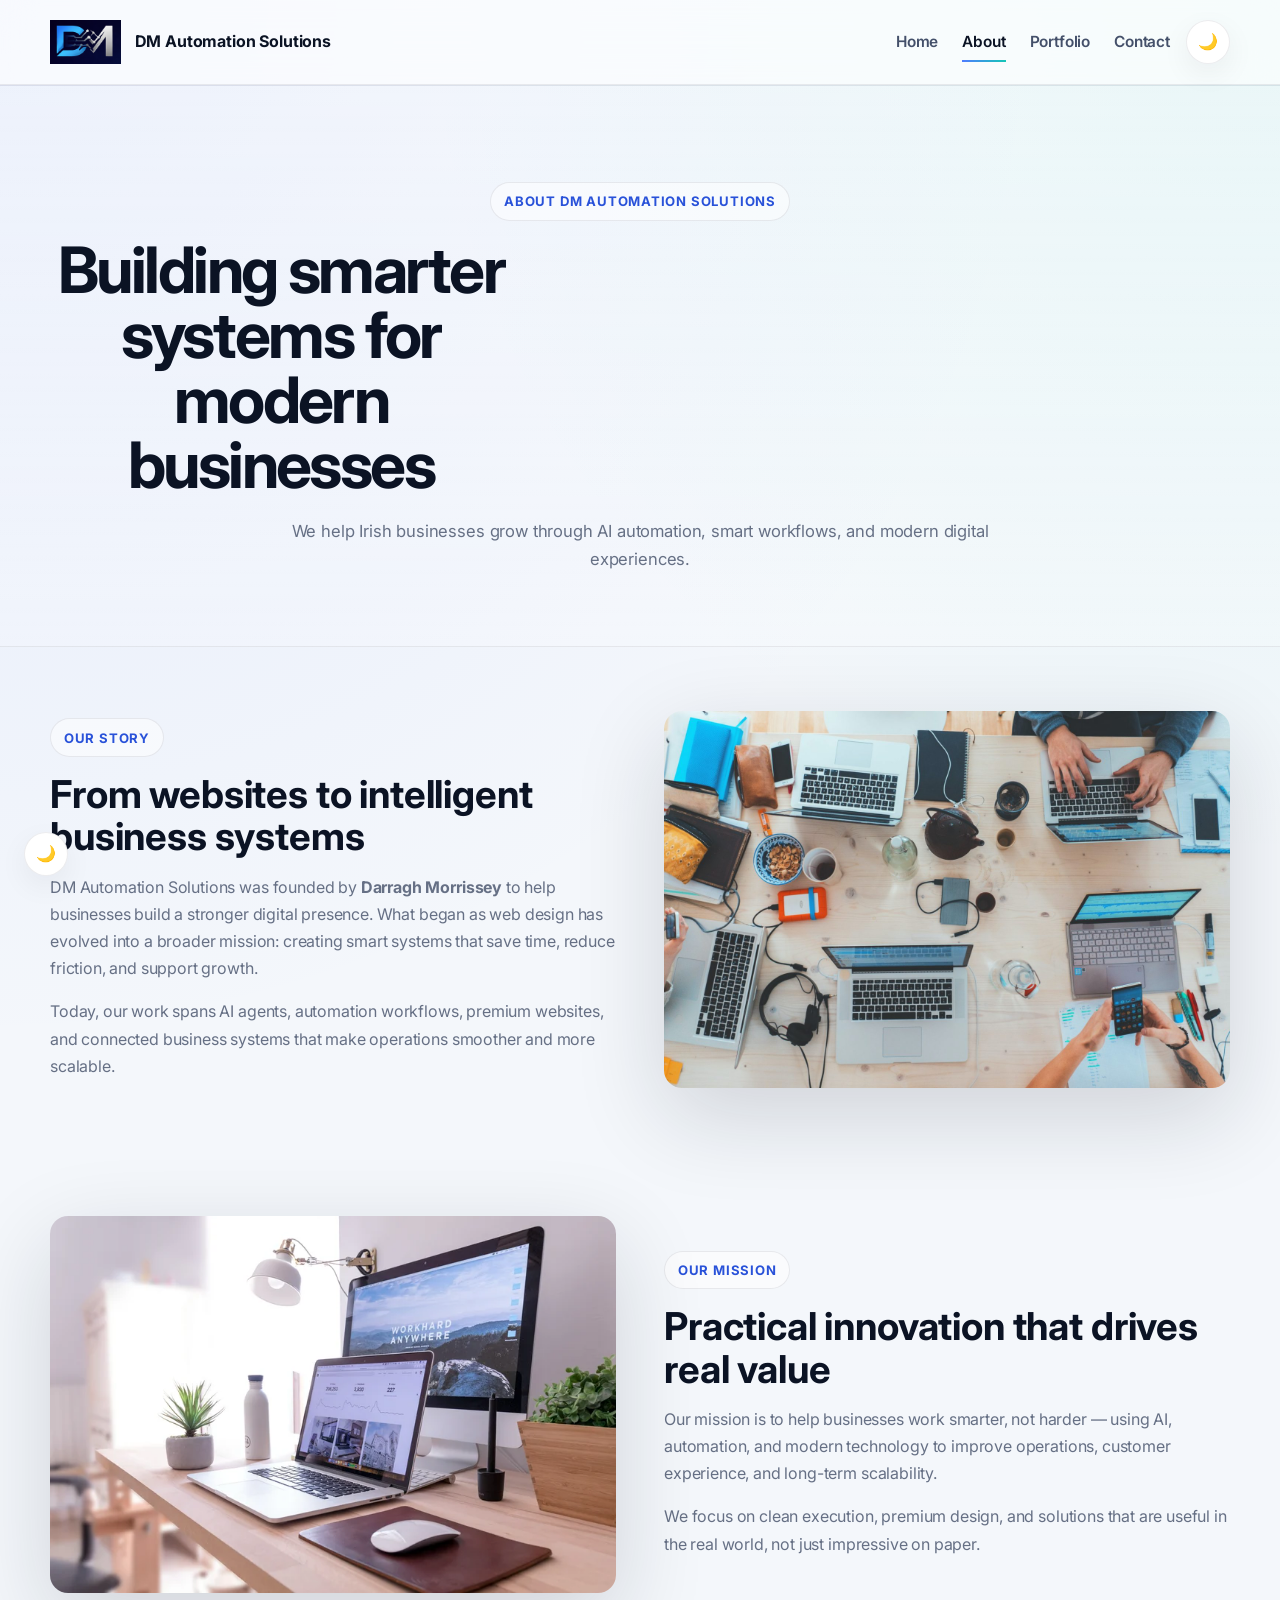
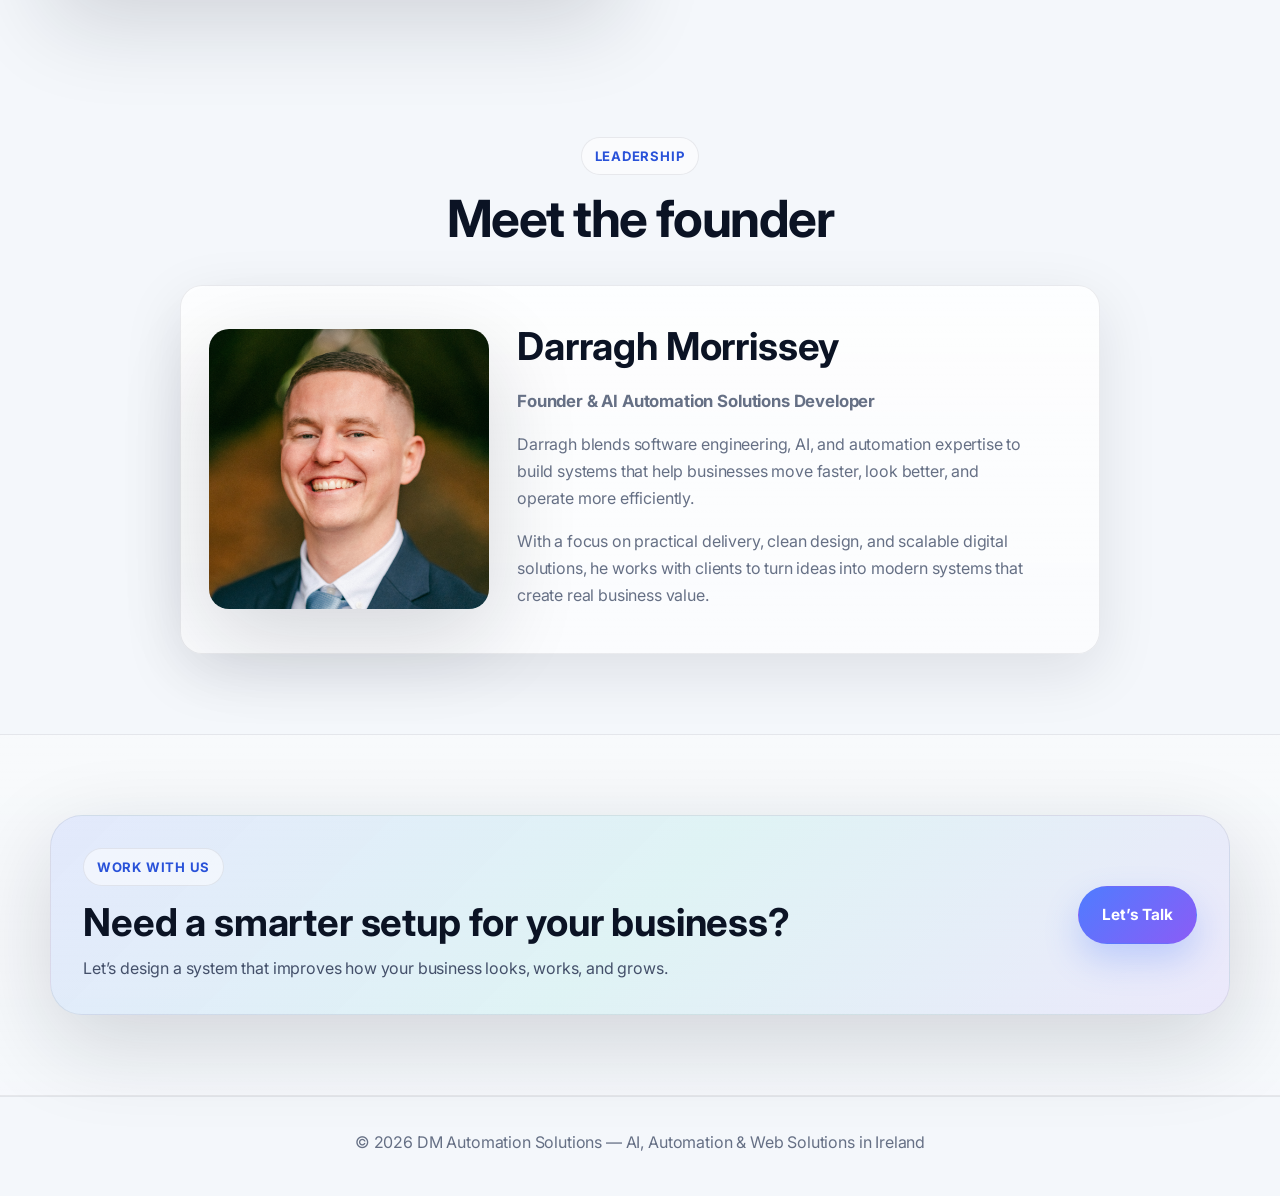
<file: about.html>
<!DOCTYPE html>
<html lang="en" data-theme="light">
<head>
  <meta charset="UTF-8" />
  <meta name="viewport" content="width=device-width, initial-scale=1.0" />
  <title>About | DM Automation Solutions</title>
  <meta name="description" content="Learn more about DM Automation Solutions and how we help businesses with AI automation, digital systems, and modern websites." />
  <link rel="stylesheet" href="styles/style.css" />
  <link rel="icon" href="images/favicon.png" />
  <script defer src="scripts/main.js"></script>
</head>
<body>
  <div id="preloader"><div class="loader"></div></div>

  <header class="site-header" id="header">
    <div class="container nav-row">
      <a href="index.html" class="brand">
        <img src="images/logo.png" alt="DM Automation Solutions logo" class="site-logo" />
        <span class="brand-text">DM Automation Solutions</span>
      </a>

      <nav class="nav" id="nav">
        <a href="index.html">Home</a>
        <a href="about.html" class="active">About</a>
        <a href="portfolio.html">Portfolio</a>
        <a href="contact.html">Contact</a>
      </nav>

      <div class="nav-actions">
        <button class="theme-toggle" id="themeToggle" aria-label="Toggle theme">◐</button>
        <button class="nav-toggle" id="navToggle" aria-label="Open menu" aria-expanded="false">
          <span></span><span></span><span></span>
        </button>
      </div>
    </div>
  </header>

  <section class="about-hero subtle fade-in">
    <div class="container">
      <span class="eyebrow">About DM Automation Solutions</span>
      <h1>Building smarter systems for modern businesses</h1>
      <p>
        We help Irish businesses grow through AI automation, smart workflows, and modern digital experiences.
      </p>
    </div>
  </section>

  <section class="about-section fade-in">
    <div class="about-text">
      <span class="section-kicker">Our Story</span>
      <h2>From websites to intelligent business systems</h2>
      <p>
        DM Automation Solutions was founded by <strong>Darragh Morrissey</strong> to help businesses build a stronger digital presence.
        What began as web design has evolved into a broader mission: creating smart systems that save time, reduce friction,
        and support growth.
      </p>
      <p>
        Today, our work spans AI agents, automation workflows, premium websites, and connected business systems that make
        operations smoother and more scalable.
      </p>
    </div>
    <img src="images/web-solutions-team.png" alt="DM Automation Solutions team working" />
  </section>

  <section class="about-section reverse fade-in">
    <div class="about-text">
      <span class="section-kicker">Our Mission</span>
      <h2>Practical innovation that drives real value</h2>
      <p>
        Our mission is to help businesses work smarter, not harder — using AI, automation, and modern technology to
        improve operations, customer experience, and long-term scalability.
      </p>
      <p>
        We focus on clean execution, premium design, and solutions that are useful in the real world, not just impressive on paper.
      </p>
    </div>
    <img src="images/web-solutions.png" alt="Workspace and digital systems" />
  </section>

  <section class="team-section fade-in">
    <div class="container">
      <div class="section-heading">
        <span class="section-kicker">Leadership</span>
        <h2 class="section-title">Meet the founder</h2>
      </div>

      <div class="founder-wrap">
        <div class="card founder-card">
          <img src="images/darragh1.jpg" alt="Darragh Morrissey" class="founder-photo" />

          <div class="founder-content">
            <h3>Darragh Morrissey</h3>
            <p class="founder-role"><strong>Founder & AI Automation Solutions Developer</strong></p>
            <p>
              Darragh blends software engineering, AI, and automation expertise to build systems that help businesses
              move faster, look better, and operate more efficiently.
            </p>
            <p>
              With a focus on practical delivery, clean design, and scalable digital solutions, he works with clients
              to turn ideas into modern systems that create real business value.
            </p>
          </div>
        </div>
      </div>
    </div>
  </section>

  <section class="cta subtle fade-in">
    <div class="container cta-row">
      <div>
        <span class="section-kicker">Work With Us</span>
        <h2>Need a smarter setup for your business?</h2>
        <p>Let’s design a system that improves how your business looks, works, and grows.</p>
      </div>
      <a href="contact.html" class="btn">Let’s Talk</a>
    </div>
  </section>

  <footer class="site-footer">
    <p>© <span id="year"></span> DM Automation Solutions — AI, Automation & Web Solutions in Ireland</p>
  </footer>

  <button class="floating-theme" id="floatingTheme" title="Toggle theme">◐</button>
</body>
</html>
</file>
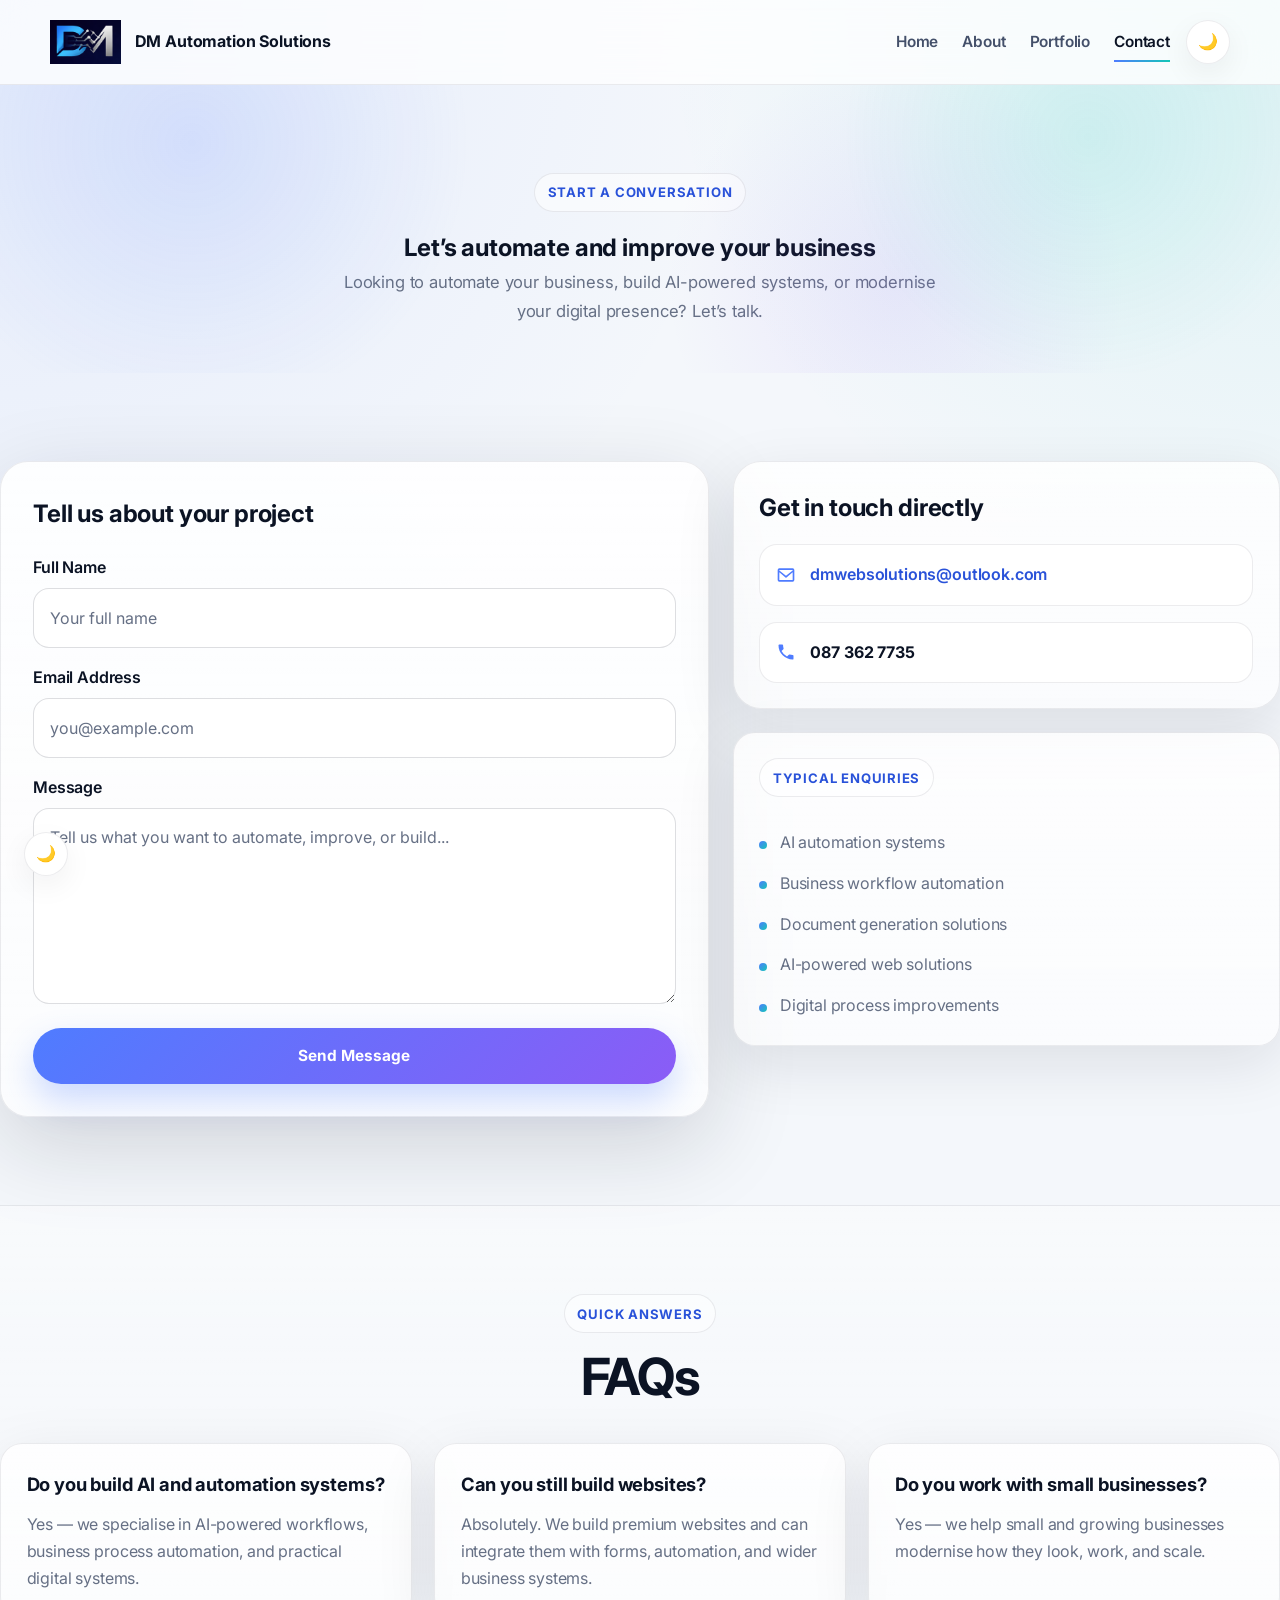
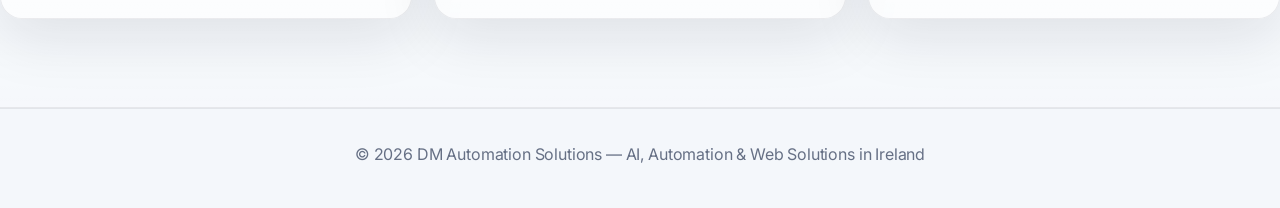
<file: contact.html>
<!DOCTYPE html>
<html lang="en" data-theme="light">
<head>
  <meta charset="UTF-8" />
  <meta name="viewport" content="width=device-width, initial-scale=1.0" />
  <title>Contact | DM Automation Solutions</title>
  <meta name="description" content="Get in touch with DM Automation Solutions to discuss AI automation systems, smart workflows, websites, and custom digital solutions." />
  <link rel="stylesheet" href="styles/style.css" />
  <link rel="icon" href="images/favicon.png" />
  <script defer src="scripts/main.js"></script>
</head>
<body>
  <div id="preloader"><div class="loader"></div></div>

  <header class="site-header" id="header">
    <div class="container nav-row">
      <a class="brand" href="index.html">
        <img src="images/logo.png" alt="DM Automation Solutions logo" class="site-logo" />
        <span class="brand-text">DM Automation Solutions</span>
      </a>

      <nav class="nav" id="nav">
        <a href="index.html">Home</a>
        <a href="about.html">About</a>
        <a href="portfolio.html">Portfolio</a>
        <a href="contact.html" class="active">Contact</a>
      </nav>

      <div class="nav-actions">
        <button id="themeToggle" class="theme-toggle" title="Toggle theme" aria-label="Toggle theme">◐</button>
        <button class="nav-toggle" id="navToggle" aria-label="Open menu" aria-expanded="false">
          <span></span><span></span><span></span>
        </button>
      </div>
    </div>
  </header>

  <section class="hero hero-compact">
    <div class="container">
      <span class="eyebrow">Start a Conversation</span>
      <h1>Let’s automate and improve your business</h1>
      <p class="lead">
        Looking to automate your business, build AI-powered systems, or modernise your digital presence? Let’s talk.
      </p>
    </div>
  </section>

  <section class="section reveal">
    <div class="contact-layout">
      <form class="contact-form" action="https://formspree.io/f/mwprjnge" method="POST">
        <h2>Tell us about your project</h2>

        <label for="name">Full Name</label>
        <input type="text" id="name" name="name" placeholder="Your full name" required />

        <label for="email">Email Address</label>
        <input type="email" id="email" name="email" placeholder="you@example.com" required />

        <label for="message">Message</label>
        <textarea id="message" name="message" rows="6" placeholder="Tell us what you want to automate, improve, or build..." required></textarea>

        <button type="submit" class="btn">Send Message</button>
      </form>

      <div class="contact-side">
        <div class="contact-info">
          <h2>Get in touch directly</h2>

          <div class="info-row">
            <div class="info-item">
              <svg xmlns="http://www.w3.org/2000/svg" viewBox="0 0 24 24">
                <path d="M20 4H4a2 2 0 0 0-2 2v12a2 2 0 0 0 2 2h16a2 2 0 0 0 2-2V6a2 2 0 0 0-2-2Zm0 2v.51L12 13 4 6.51V6h16ZM4 18v-9.28l7.38 6.31a1 1 0 0 0 1.24 0L20 8.72V18H4Z"/>
              </svg>
              <a href="mailto:dmwebsolutions@outlook.com">dmwebsolutions@outlook.com</a>
            </div>

            <div class="info-item">
              <svg xmlns="http://www.w3.org/2000/svg" viewBox="0 0 24 24">
                <path d="M6.62 10.79a15.91 15.91 0 0 0 6.59 6.59l2.2-2.2a1 1 0 0 1 1-.24 11.36 11.36 0 0 0 3.58.57 1 1 0 0 1 1 1V20a1 1 0 0 1-1 1A17 17 0 0 1 3 4a1 1 0 0 1 1-1h3.5a1 1 0 0 1 1 1 11.36 11.36 0 0 0 .57 3.58 1 1 0 0 1-.24 1Z"/>
              </svg>
              <span><strong>087 362 7735</strong></span>
            </div>
          </div>
        </div>

        <div class="mini-card">
          <span class="section-kicker">Typical Enquiries</span>
          <ul class="clean-list">
            <li>AI automation systems</li>
            <li>Business workflow automation</li>
            <li>Document generation solutions</li>
            <li>AI-powered web solutions</li>
            <li>Digital process improvements</li>
          </ul>
        </div>
      </div>
    </div>
  </section>

  <section class="section subtle reveal">
    <div class="section-heading">
      <span class="section-kicker">Quick Answers</span>
      <h2 class="section-title">FAQs</h2>
    </div>

    <div class="cards">
      <div class="card">
        <h3>Do you build AI and automation systems?</h3>
        <p>Yes — we specialise in AI-powered workflows, business process automation, and practical digital systems.</p>
      </div>
      <div class="card">
        <h3>Can you still build websites?</h3>
        <p>Absolutely. We build premium websites and can integrate them with forms, automation, and wider business systems.</p>
      </div>
      <div class="card">
        <h3>Do you work with small businesses?</h3>
        <p>Yes — we help small and growing businesses modernise how they look, work, and scale.</p>
      </div>
    </div>
  </section>

  <footer class="site-footer">
    <p>© <span id="year"></span> DM Automation Solutions — AI, Automation & Web Solutions in Ireland</p>
  </footer>

  <button id="floatingTheme" class="floating-theme" title="Toggle theme">◐</button>
</body>
</html>
</file>
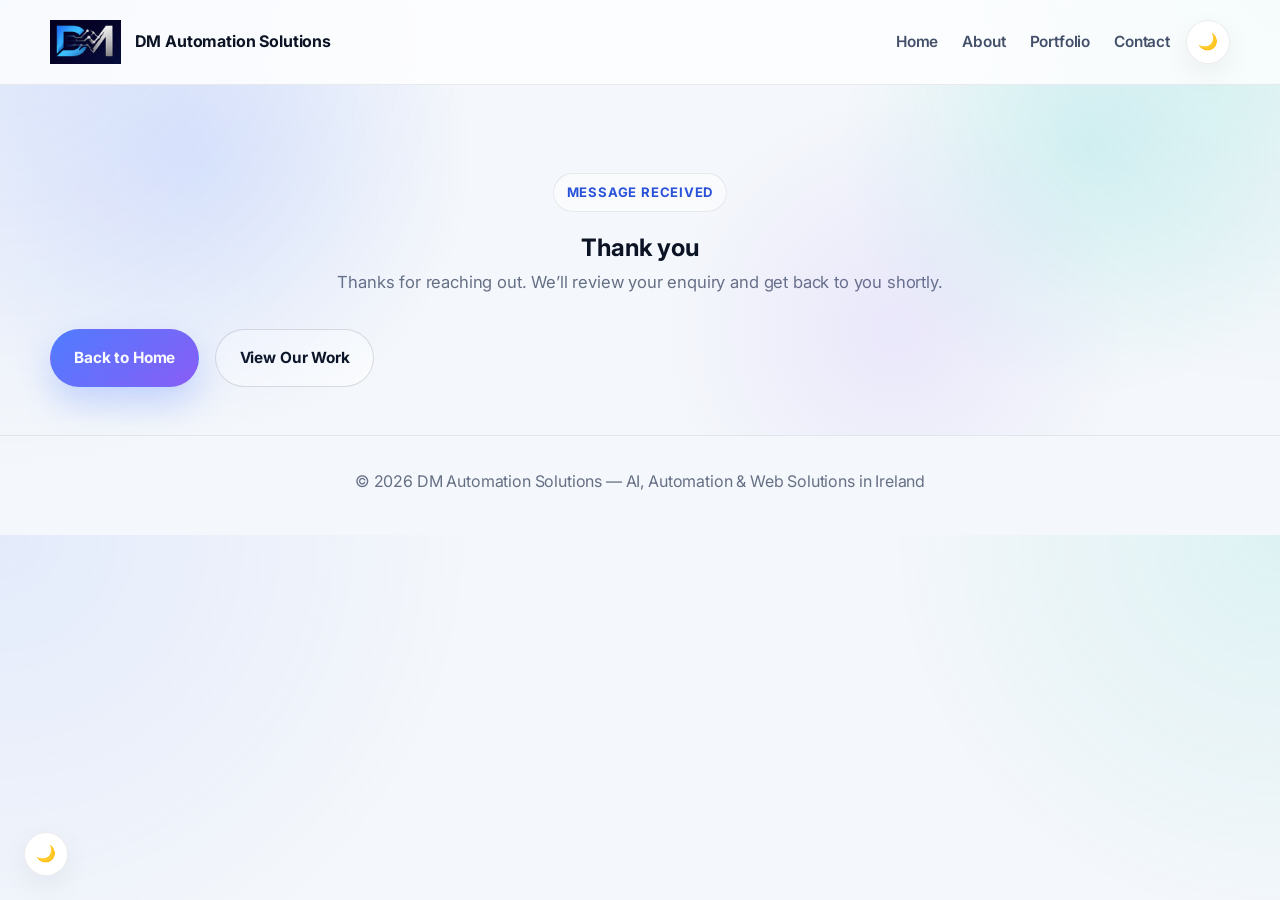
<file: thankyou.html>
<!DOCTYPE html>
<html lang="en" data-theme="light">
<head>
  <meta charset="UTF-8" />
  <meta name="viewport" content="width=device-width, initial-scale=1.0" />
  <title>Thank You | DM Automation Solutions</title>
  <meta name="description" content="Thank you for contacting DM Automation Solutions. We’ll be in touch shortly about your AI, automation, or digital solutions project." />
  <link rel="stylesheet" href="styles/style.css" />
  <link rel="icon" href="images/favicon.png" />
  <script defer src="scripts/main.js"></script>
</head>
<body>
  <div id="preloader"><div class="loader"></div></div>

  <header class="site-header" id="header">
    <div class="container nav-row">
      <a class="brand" href="index.html">
        <img src="images/logo.png" alt="DM Automation Solutions logo" class="site-logo" />
        <span class="brand-text">DM Automation Solutions</span>
      </a>

      <nav class="nav" id="nav">
        <a href="index.html">Home</a>
        <a href="about.html">About</a>
        <a href="portfolio.html">Portfolio</a>
        <a href="contact.html">Contact</a>
      </nav>

      <div class="nav-actions">
        <button id="themeToggle" class="theme-toggle" title="Toggle theme" aria-label="Toggle theme">◐</button>
        <button class="nav-toggle" id="navToggle" aria-label="Open menu" aria-expanded="false">
          <span></span><span></span><span></span>
        </button>
      </div>
    </div>
  </header>

  <section class="hero hero-compact">
    <div class="container">
      <span class="eyebrow">Message Received</span>
      <h1>Thank you</h1>
      <p class="lead">
        Thanks for reaching out. We’ll review your enquiry and get back to you shortly.
      </p>

      <div class="hero-actions">
        <a href="index.html" class="btn">Back to Home</a>
        <a href="portfolio.html" class="btn-ghost">View Our Work</a>
      </div>
    </div>
  </section>

  <footer class="site-footer">
    <p>© <span id="year"></span> DM Automation Solutions — AI, Automation & Web Solutions in Ireland</p>
  </footer>

  <button id="floatingTheme" class="floating-theme" title="Toggle theme">◐</button>
</body>
</html>
</file>
<file: styles/style.css>
@import url('https://fonts.googleapis.com/css2?family=Inter:wght@400;500;600;700;800&display=swap');

/* ---------------------------------
   Root Theme
----------------------------------- */
:root {
  --bg: #f4f7fb;
  --bg-elevated: rgba(255, 255, 255, 0.72);
  --surface: #ffffff;
  --surface-soft: #f7f9fc;
  --surface-strong: #eef3f9;
  --text: #0b1324;
  --text-soft: #44506a;
  --muted: #667085;
  --border: rgba(15, 23, 42, 0.08);
  --border-strong: rgba(15, 23, 42, 0.14);

  --primary: #4f7cff;
  --primary-strong: #2952d9;
  --secondary: #14c6b7;
  --accent: #8b5cf6;
  --danger: #ff5d5d;

  --glow: rgba(79, 124, 255, 0.18);
  --glow-strong: rgba(79, 124, 255, 0.28);

  --shadow-sm: 0 10px 30px rgba(16, 24, 40, 0.06);
  --shadow-md: 0 18px 60px rgba(16, 24, 40, 0.10);
  --shadow-lg: 0 28px 90px rgba(16, 24, 40, 0.16);

  --radius-sm: 14px;
  --radius-md: 22px;
  --radius-lg: 32px;

  --container: 1180px;
}

[data-theme="dark"] {
  --bg: #07111f;
  --bg-elevated: rgba(10, 18, 32, 0.78);
  --surface: #0d1728;
  --surface-soft: #101d32;
  --surface-strong: #16243c;
  --text: #edf3ff;
  --text-soft: #c7d3eb;
  --muted: #96a7c4;
  --border: rgba(255, 255, 255, 0.08);
  --border-strong: rgba(255, 255, 255, 0.14);

  --primary: #74a2ff;
  --primary-strong: #4f7cff;
  --secondary: #2ae2d0;
  --accent: #9d78ff;
  --danger: #ff7b7b;

  --glow: rgba(116, 162, 255, 0.18);
  --glow-strong: rgba(116, 162, 255, 0.32);

  --shadow-sm: 0 16px 40px rgba(0, 0, 0, 0.26);
  --shadow-md: 0 22px 70px rgba(0, 0, 0, 0.35);
  --shadow-lg: 0 30px 100px rgba(0, 0, 0, 0.44);
}

/* ---------------------------------
   Global Reset
----------------------------------- */
* {
  margin: 0;
  padding: 0;
  box-sizing: border-box;
}

html {
  scroll-behavior: smooth;
}

body {
  background:
    radial-gradient(circle at top left, rgba(79, 124, 255, 0.10), transparent 34%),
    radial-gradient(circle at top right, rgba(20, 198, 183, 0.10), transparent 28%),
    linear-gradient(180deg, var(--bg) 0%, var(--bg) 100%);
  color: var(--text);
  font-family: 'Inter', system-ui, -apple-system, BlinkMacSystemFont, 'Segoe UI', sans-serif;
  line-height: 1.7;
  letter-spacing: -0.01em;
  transition: background .35s ease, color .35s ease;
}

img {
  max-width: 100%;
  display: block;
  border-radius: 18px;
}

a {
  color: inherit;
  text-decoration: none;
}

button,
input,
textarea {
  font: inherit;
}

.container {
  width: min(100% - 2rem, var(--container));
  margin-inline: auto;
}

/* ---------------------------------
   Preloader
----------------------------------- */
#preloader {
  position: fixed;
  inset: 0;
  z-index: 9999;
  display: grid;
  place-items: center;
  background: var(--bg);
  transition: opacity .45s ease, visibility .45s ease;
}

#preloader.hide {
  opacity: 0;
  visibility: hidden;
}

.loader {
  width: 54px;
  height: 54px;
  border-radius: 50%;
  border: 3px solid var(--border);
  border-top-color: var(--primary);
  animation: spin .8s linear infinite;
}

@keyframes spin {
  to { transform: rotate(360deg); }
}

/* ---------------------------------
   Header
----------------------------------- */
.site-header {
  position: sticky;
  top: 0;
  z-index: 60;
  backdrop-filter: blur(18px);
  background: var(--bg-elevated);
  border-bottom: 1px solid var(--border);
}

.site-header.scrolled {
  box-shadow: var(--shadow-sm);
}

.nav-row {
  display: flex;
  align-items: center;
  justify-content: space-between;
  gap: 1rem;
  min-height: 84px;
}

.brand {
  display: inline-flex;
  align-items: center;
  gap: 0.85rem;
  font-size: 1rem;
  font-weight: 700;
  color: var(--text);
  white-space: nowrap;
  flex-shrink: 0;
}

.site-logo {
  height: 44px;
  width: auto;
  display: block;
  object-fit: contain;
  border-radius: 0;
  flex-shrink: 0;
}

.brand strong {
  font-size: 1rem;
  line-height: 1;
  letter-spacing: -0.02em;
  color: var(--text);
}

.nav {
  margin-left: auto;
  display: flex;
  align-items: center;
  gap: 1.5rem;
}

.nav a {
  position: relative;
  color: var(--text-soft);
  font-weight: 600;
  font-size: 0.96rem;
  transition: color .25s ease;
}

.nav a::after {
  content: "";
  position: absolute;
  left: 0;
  bottom: -0.45rem;
  width: 100%;
  height: 2px;
  background: linear-gradient(90deg, var(--primary), var(--secondary));
  transform: scaleX(0);
  transform-origin: left;
  transition: transform .25s ease;
}

.nav a:hover,
.nav a.active {
  color: var(--text);
}

.nav a:hover::after,
.nav a.active::after {
  transform: scaleX(1);
}

.nav-actions {
  display: flex;
  align-items: center;
  gap: 0.8rem;
}

.theme-toggle,
.floating-theme {
  width: 44px;
  height: 44px;
  border-radius: 999px;
  border: 1px solid var(--border);
  background: var(--surface);
  color: var(--text);
  display: grid;
  place-items: center;
  cursor: pointer;
  transition: transform .22s ease, border-color .22s ease, background .22s ease;
  box-shadow: var(--shadow-sm);
}

.theme-toggle:hover,
.floating-theme:hover {
  transform: translateY(-2px);
  border-color: var(--primary);
  background: var(--surface-soft);
}

.nav-toggle {
  display: none;
  flex-direction: column;
  gap: 4px;
  border: none;
  background: transparent;
  cursor: pointer;
}

.nav-toggle span {
  width: 24px;
  height: 2px;
  background: var(--text);
  border-radius: 999px;
}

/* ---------------------------------
   Hero
----------------------------------- */
.hero {
  position: relative;
  overflow: hidden;
  padding: 7rem 0 5rem;
}

.hero-home {
  min-height: calc(100vh - 84px);
  display: grid;
  align-items: center;
}

.hero::before {
  content: "";
  position: absolute;
  inset: 0;
  background:
    radial-gradient(circle at 15% 20%, rgba(79, 124, 255, 0.14), transparent 25%),
    radial-gradient(circle at 85% 18%, rgba(20, 198, 183, 0.12), transparent 22%),
    radial-gradient(circle at 70% 70%, rgba(139, 92, 246, 0.10), transparent 25%);
  pointer-events: none;
}

.hero-grid {
  position: relative;
  z-index: 1;
  display: grid;
  grid-template-columns: 1.2fr 0.9fr;
  gap: 2rem;
  align-items: center;
}

.hero-copy h1,
.about-hero h1 {
  font-size: clamp(2.5rem, 5vw, 4.7rem);
  line-height: 1.02;
  letter-spacing: -0.04em;
  margin-bottom: 1.2rem;
  max-width: 11ch;
}

.hero .lead,
.about-hero p {
  font-size: clamp(1rem, 1.3vw, 1.15rem);
  color: var(--muted);
  max-width: 62ch;
}

.eyebrow,
.section-kicker {
  display: inline-flex;
  align-items: center;
  gap: .5rem;
  padding: 0.45rem 0.8rem;
  border-radius: 999px;
  border: 1px solid var(--border);
  background: rgba(255,255,255,0.5);
  color: var(--primary-strong);
  font-size: 0.82rem;
  font-weight: 700;
  letter-spacing: 0.06em;
  text-transform: uppercase;
  margin-bottom: 1rem;
}

[data-theme="dark"] .eyebrow,
[data-theme="dark"] .section-kicker {
  background: rgba(255,255,255,0.03);
}

.hero-actions {
  display: flex;
  flex-wrap: wrap;
  gap: 1rem;
  margin-top: 2rem;
}

.hero-trust {
  display: grid;
  grid-template-columns: repeat(3, 1fr);
  gap: 1rem;
  margin-top: 2.2rem;
}

.trust-item {
  padding: 1rem 1.1rem;
  background: rgba(255,255,255,0.45);
  border: 1px solid var(--border);
  border-radius: var(--radius-sm);
  backdrop-filter: blur(10px);
}

[data-theme="dark"] .trust-item {
  background: rgba(255,255,255,0.03);
}

.trust-item strong {
  display: block;
  margin-bottom: 0.35rem;
  font-size: 0.95rem;
}

.trust-item span {
  color: var(--muted);
  font-size: 0.92rem;
}

.hero-panel {
  display: flex;
  justify-content: center;
}

.glass-card {
  width: min(100%, 450px);
  padding: 1.4rem;
  border-radius: 28px;
  border: 1px solid var(--border);
  background:
    linear-gradient(180deg, rgba(255,255,255,0.74), rgba(255,255,255,0.44));
  box-shadow: var(--shadow-lg);
  backdrop-filter: blur(18px);
}

[data-theme="dark"] .glass-card {
  background:
    linear-gradient(180deg, rgba(255,255,255,0.05), rgba(255,255,255,0.03));
}

.panel-top {
  display: flex;
  align-items: center;
  gap: 0.6rem;
  padding-bottom: 1rem;
  margin-bottom: 1rem;
  border-bottom: 1px solid var(--border);
  color: var(--text-soft);
  font-weight: 600;
}

.status-dot {
  width: 10px;
  height: 10px;
  border-radius: 999px;
  background: linear-gradient(135deg, var(--secondary), var(--primary));
  box-shadow: 0 0 0 6px rgba(20, 198, 183, 0.12);
}

.pipeline-step {
  display: flex;
  justify-content: space-between;
  gap: 1rem;
  padding: 1rem 1rem;
  border: 1px solid var(--border);
  border-radius: 18px;
  background: var(--surface);
  box-shadow: var(--shadow-sm);
}

.pipeline-step + .pipeline-step {
  margin-top: 0.9rem;
}

.pipeline-step span {
  color: var(--muted);
}

.pipeline-step strong {
  text-align: right;
}

/* ---------------------------------
   Buttons
----------------------------------- */
.btn,
.btn-ghost {
  display: inline-flex;
  align-items: center;
  justify-content: center;
  padding: 0.95rem 1.45rem;
  border-radius: 999px;
  font-weight: 700;
  font-size: 0.96rem;
  transition: transform .22s ease, box-shadow .22s ease, background .22s ease, border-color .22s ease;
}

.btn {
  color: #fff;
  background: linear-gradient(135deg, var(--primary), var(--accent));
  border: 1px solid transparent;
  box-shadow: 0 16px 34px var(--glow-strong);
}

.btn:hover {
  transform: translateY(-2px);
  box-shadow: 0 22px 42px var(--glow-strong);
}

.btn-ghost {
  color: var(--text);
  border: 1px solid var(--border-strong);
  background: rgba(255,255,255,0.48);
}

[data-theme="dark"] .btn-ghost {
  background: rgba(255,255,255,0.03);
}

.btn-ghost:hover {
  transform: translateY(-2px);
  border-color: var(--primary);
  background: var(--surface);
}

/* ---------------------------------
   Sections
----------------------------------- */
.section {
  padding: 5.5rem 0;
}

.section-heading {
  text-align: center;
  max-width: 760px;
  margin: 0 auto 2.4rem;
}

.section-title {
  font-size: clamp(2rem, 4vw, 3.2rem);
  line-height: 1.08;
  letter-spacing: -0.03em;
  margin-bottom: 0.9rem;
}

.section-intro {
  color: var(--muted);
}

.subtle {
  background:
    linear-gradient(180deg, rgba(255,255,255,0.35), rgba(255,255,255,0.18));
  border-top: 1px solid var(--border);
  border-bottom: 1px solid var(--border);
}

[data-theme="dark"] .subtle {
  background:
    linear-gradient(180deg, rgba(255,255,255,0.02), rgba(255,255,255,0.015));
}

.cards {
  display: grid;
  grid-template-columns: repeat(3, 1fr);
  gap: 1.4rem;
}

.card,
.mini-card {
  background: linear-gradient(180deg, rgba(255,255,255,0.82), rgba(255,255,255,0.62));
  border: 1px solid var(--border);
  border-radius: var(--radius-md);
  padding: 1.6rem;
  box-shadow: var(--shadow-md);
  transition: transform .24s ease, box-shadow .24s ease, border-color .24s ease;
}

[data-theme="dark"] .card,
[data-theme="dark"] .mini-card {
  background: linear-gradient(180deg, rgba(255,255,255,0.045), rgba(255,255,255,0.028));
}

.card:hover,
.mini-card:hover {
  transform: translateY(-6px);
  border-color: rgba(79, 124, 255, 0.28);
  box-shadow: var(--shadow-lg);
}

.card h3 {
  font-size: 1.15rem;
  margin-bottom: 0.65rem;
}

.card p {
  color: var(--muted);
}

.icon-badge {
  width: 50px;
  height: 50px;
  border-radius: 16px;
  display: grid;
  place-items: center;
  margin-bottom: 1rem;
  background: linear-gradient(135deg, rgba(79,124,255,0.14), rgba(20,198,183,0.14));
  font-size: 1.2rem;
}

.project-card img {
  aspect-ratio: 16 / 10;
  object-fit: cover;
  margin-bottom: 1rem;
  box-shadow: var(--shadow-sm);
}

.portfolio-preview,
.portfolio-grid {
  align-items: stretch;
}

.testimonials .card {
  text-align: center;
}

.testimonials strong {
  display: block;
  margin-top: 1rem;
  color: var(--text);
}

/* ---------------------------------
   About
----------------------------------- */
.about-hero {
  text-align: center;
  padding: 6rem 0 4.5rem;
}

.about-hero p {
  max-width: 760px;
  margin-inline: auto;
}

.about-section {
  width: min(100% - 2rem, var(--container));
  margin: 0 auto;
  display: grid;
  grid-template-columns: 1fr 1fr;
  gap: 3rem;
  align-items: center;
  padding: 4rem 0;
}

.about-section img {
  width: 100%;
  box-shadow: var(--shadow-lg);
}

.about-section h2 {
  font-size: clamp(1.8rem, 3vw, 2.6rem);
  line-height: 1.1;
  margin-bottom: 1rem;
}

.about-text p + p {
  margin-top: 1rem;
}

.about-text p {
  color: var(--muted);
}

.about-section.reverse {
  direction: rtl;
}

.about-section.reverse > * {
  direction: ltr;
}

.team-section {
  padding: 5rem 0;
}

.founder-wrap {
  display: flex;
  justify-content: center;
}

.founder-card {
  max-width: 920px;
  width: 100%;
  display: grid;
  grid-template-columns: 280px 1fr;
  gap: 1.75rem;
  align-items: center;
  padding: 1.75rem;
}

.founder-photo {
  width: 100%;
  aspect-ratio: 1 / 1;
  object-fit: cover;
  object-position: center top;
  border-radius: 20px;
  box-shadow: var(--shadow-lg);
}

.founder-content h3 {
  font-size: clamp(1.8rem, 3vw, 2.4rem);
  margin-bottom: 0.5rem;
  color: var(--text);
}

.founder-role {
  margin-bottom: 1rem;
  color: var(--primary-strong);
  font-size: 1.05rem;
  font-weight: 700;
}

.founder-content p {
  color: var(--muted);
  margin-bottom: 0.95rem;
  max-width: 52ch;
}

/* ---------------------------------
   Contact
----------------------------------- */
.contact-layout {
  display: grid;
  grid-template-columns: 1.1fr 0.85fr;
  gap: 1.5rem;
  align-items: start;
}

.contact-form {
  background: linear-gradient(180deg, rgba(255,255,255,0.88), rgba(255,255,255,0.68));
  border: 1px solid var(--border);
  border-radius: 28px;
  padding: 2rem;
  box-shadow: var(--shadow-lg);
}

[data-theme="dark"] .contact-form {
  background: linear-gradient(180deg, rgba(255,255,255,0.04), rgba(255,255,255,0.025));
}

.contact-form h2 {
  margin-bottom: 1.2rem;
  font-size: 1.5rem;
}

.contact-form label {
  display: block;
  margin-bottom: 0.45rem;
  font-weight: 600;
  color: var(--text);
}

.contact-form input,
.contact-form textarea {
  width: 100%;
  margin-bottom: 1rem;
  padding: 0.95rem 1rem;
  border-radius: 16px;
  border: 1px solid var(--border-strong);
  background: var(--surface);
  color: var(--text);
  transition: border-color .22s ease, box-shadow .22s ease, transform .22s ease;
}

.contact-form input::placeholder,
.contact-form textarea::placeholder {
  color: var(--muted);
}

.contact-form input:focus,
.contact-form textarea:focus {
  outline: none;
  border-color: var(--primary);
  box-shadow: 0 0 0 5px var(--glow);
}

.contact-form button {
  width: 100%;
  border: none;
  cursor: pointer;
}

.contact-side {
  display: grid;
  gap: 1.4rem;
}

.contact-info {
  background: linear-gradient(180deg, rgba(255,255,255,0.82), rgba(255,255,255,0.62));
  border: 1px solid var(--border);
  border-radius: 28px;
  padding: 1.6rem;
  box-shadow: var(--shadow-md);
}

[data-theme="dark"] .contact-info {
  background: linear-gradient(180deg, rgba(255,255,255,0.04), rgba(255,255,255,0.025));
}

.contact-info h2 {
  margin-bottom: 1rem;
}

.info-row {
  display: grid;
  gap: 1rem;
}

.info-item {
  display: flex;
  align-items: center;
  gap: 0.9rem;
  padding: 1rem;
  border-radius: 18px;
  border: 1px solid var(--border);
  background: var(--surface);
  color: var(--text);
}

.info-item svg {
  width: 20px;
  height: 20px;
  fill: var(--primary);
  flex-shrink: 0;
}

.info-item a {
  color: var(--primary-strong);
  font-weight: 600;
}

.clean-list {
  list-style: none;
  display: grid;
  gap: 0.85rem;
  margin-top: 1rem;
}

.clean-list li {
  position: relative;
  padding-left: 1.3rem;
  color: var(--muted);
}

.clean-list li::before {
  content: "";
  position: absolute;
  left: 0;
  top: 0.72rem;
  width: 8px;
  height: 8px;
  border-radius: 999px;
  background: linear-gradient(135deg, var(--primary), var(--secondary));
}

/* ---------------------------------
   CTA
----------------------------------- */
.cta {
  padding: 5rem 0;
}

.cta-row {
  display: flex;
  align-items: center;
  justify-content: space-between;
  gap: 2rem;
  padding: 2rem;
  border-radius: var(--radius-lg);
  border: 1px solid var(--border);
  background:
    linear-gradient(135deg, rgba(79,124,255,0.12), rgba(20,198,183,0.10), rgba(139,92,246,0.10));
  box-shadow: var(--shadow-lg);
}

.cta-row h2 {
  font-size: clamp(1.8rem, 3vw, 2.8rem);
  line-height: 1.08;
  margin-bottom: 0.7rem;
}

.cta-row p {
  color: var(--text-soft);
  max-width: 60ch;
}

/* ---------------------------------
   Footer
----------------------------------- */
.site-footer {
  border-top: 1px solid var(--border);
  padding: 2rem 1rem 2.5rem;
  text-align: center;
  color: var(--muted);
  background: transparent;
}

.floating-theme {
  position: fixed;
  bottom: 24px;
  left: 24px;
  z-index: 80;
}

/* ---------------------------------
   Reveal / Fade
----------------------------------- */
.reveal,
.fade-in {
  opacity: 0;
  transform: translateY(26px);
  transition: opacity .65s ease, transform .65s ease;
}

.reveal.in,
.fade-in.visible {
  opacity: 1;
  transform: translateY(0);
}

/* ---------------------------------
   Compact Hero Variant
----------------------------------- */
.hero-compact {
  min-height: auto;
  padding: 5.5rem 0 3rem;
  text-align: center;
}

.hero-compact h1 {
  max-width: none;
  margin-inline: auto;
}

.hero-compact .lead {
  margin-inline: auto;
}

/* ---------------------------------
   Responsive
----------------------------------- */
@media (max-width: 1024px) {
  .hero-grid,
  .about-section,
  .contact-layout,
  .cta-row {
    grid-template-columns: 1fr;
  }

  .cta-row {
    display: grid;
  }

  .hero-copy h1,
  .about-hero h1 {
    max-width: 100%;
  }

  .hero-trust {
    grid-template-columns: 1fr;
  }

  .cards {
    grid-template-columns: repeat(2, 1fr);
  }

  .founder-card {
    grid-template-columns: 1fr;
    text-align: center;
    max-width: 680px;
  }

  .founder-photo {
    max-width: 300px;
    margin: 0 auto;
  }

  .founder-content p {
    max-width: 100%;
  }
}

@media (max-width: 768px) {
  .nav {
    display: none;
    position: absolute;
    top: 84px;
    right: 1rem;
    width: min(88vw, 300px);
    flex-direction: column;
    align-items: flex-start;
    gap: 1rem;
    padding: 1.2rem;
    border-radius: 22px;
    border: 1px solid var(--border);
    background: var(--surface);
    box-shadow: var(--shadow-lg);
  }

  .nav.open {
    display: flex;
  }

  .nav-toggle {
    display: flex;
  }

  .cards {
    grid-template-columns: 1fr;
  }

  .hero {
    padding: 5rem 0 4rem;
  }

  .section {
    padding: 4.2rem 0;
  }

  .cta-row {
    padding: 1.4rem;
  }

  .contact-form,
  .contact-info,
  .card,
  .mini-card {
    padding: 1.25rem;
  }

  .floating-theme {
    left: 16px;
    bottom: 16px;
  }

  .about-hero {
    padding: 4.5rem 0 3.5rem;
  }

  .about-section {
    gap: 2rem;
    padding: 3rem 0;
  }

  .founder-card {
    padding: 1.4rem;
  }

  .founder-photo {
    max-width: 240px;
  }

  .brand strong {
    font-size: 0.9rem;
  }

  .site-logo {
    height: 38px;
  }
}

@media (max-width: 520px) {
  .brand strong {
    display: none;
  }

  .site-logo {
    height: 42px;
  }

  .nav-row {
    min-height: 76px;
  }

  .nav {
    top: 76px;
  }
}
</file>
